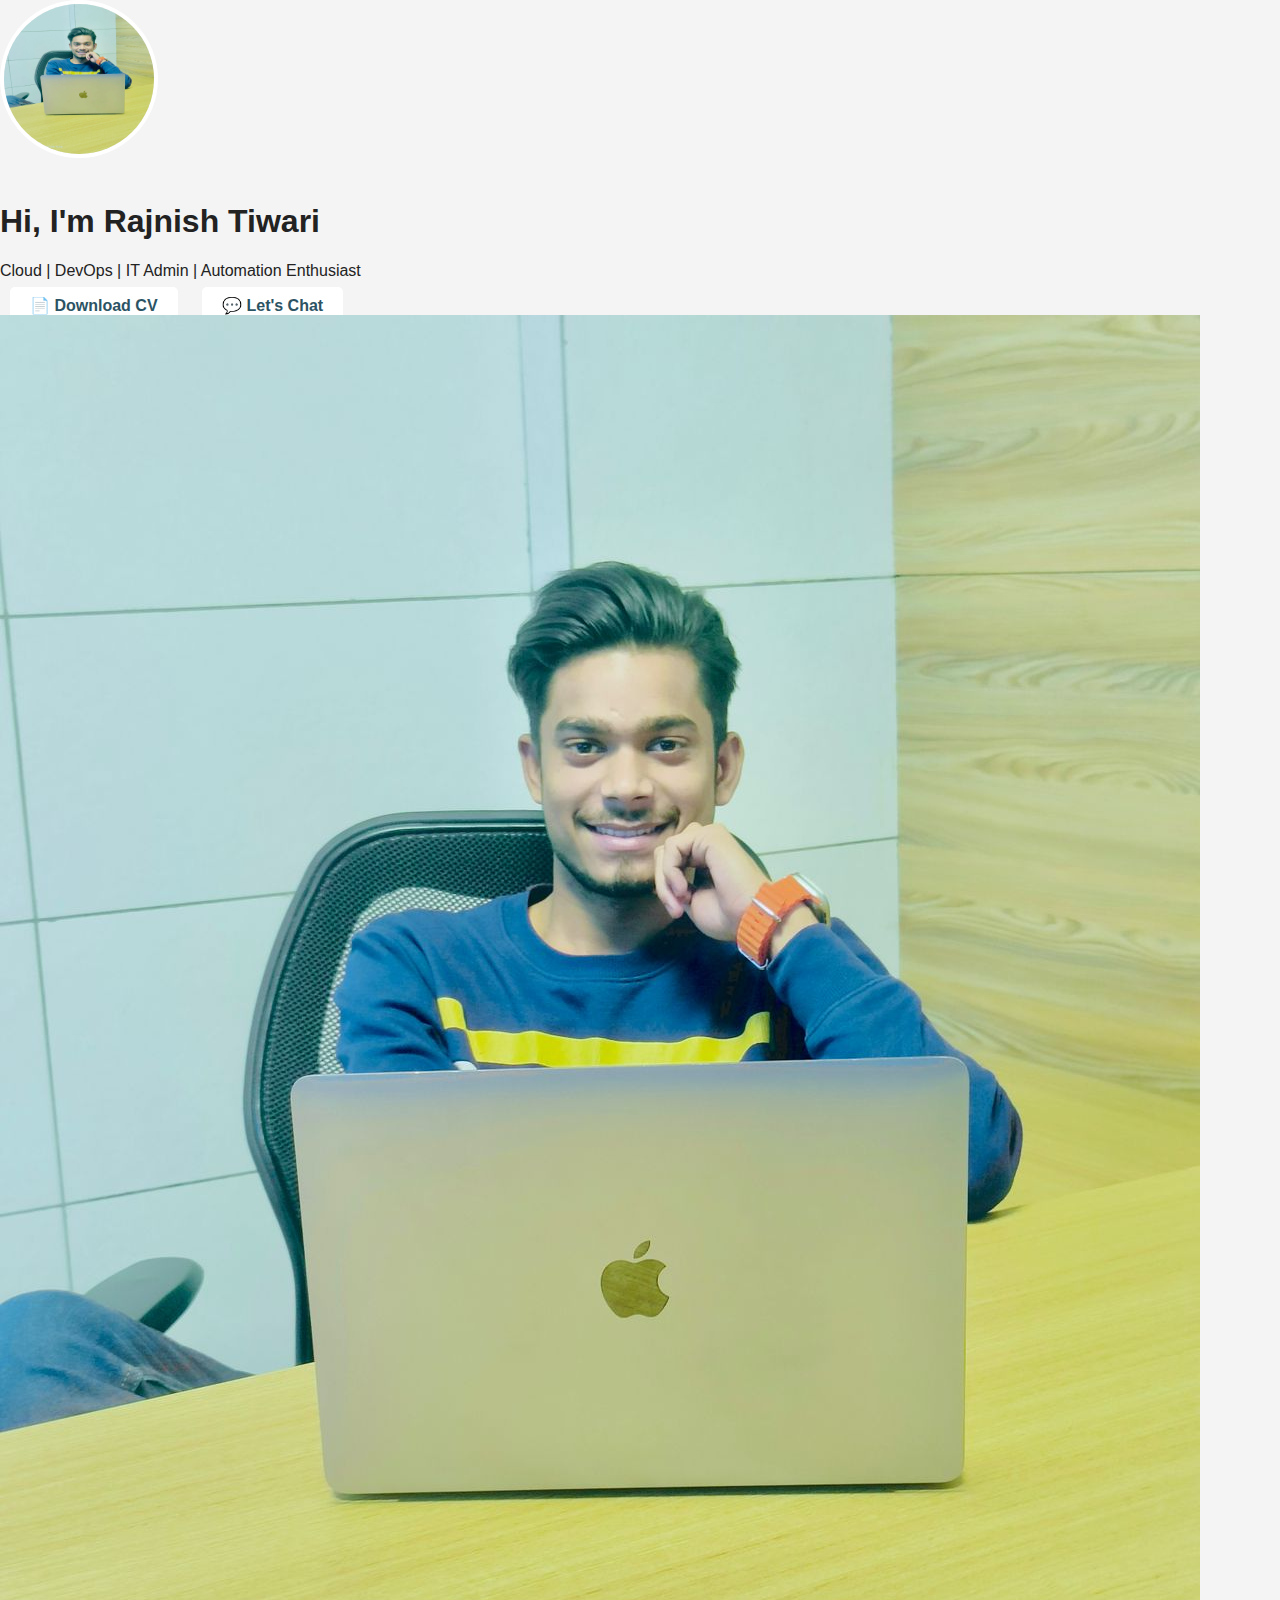
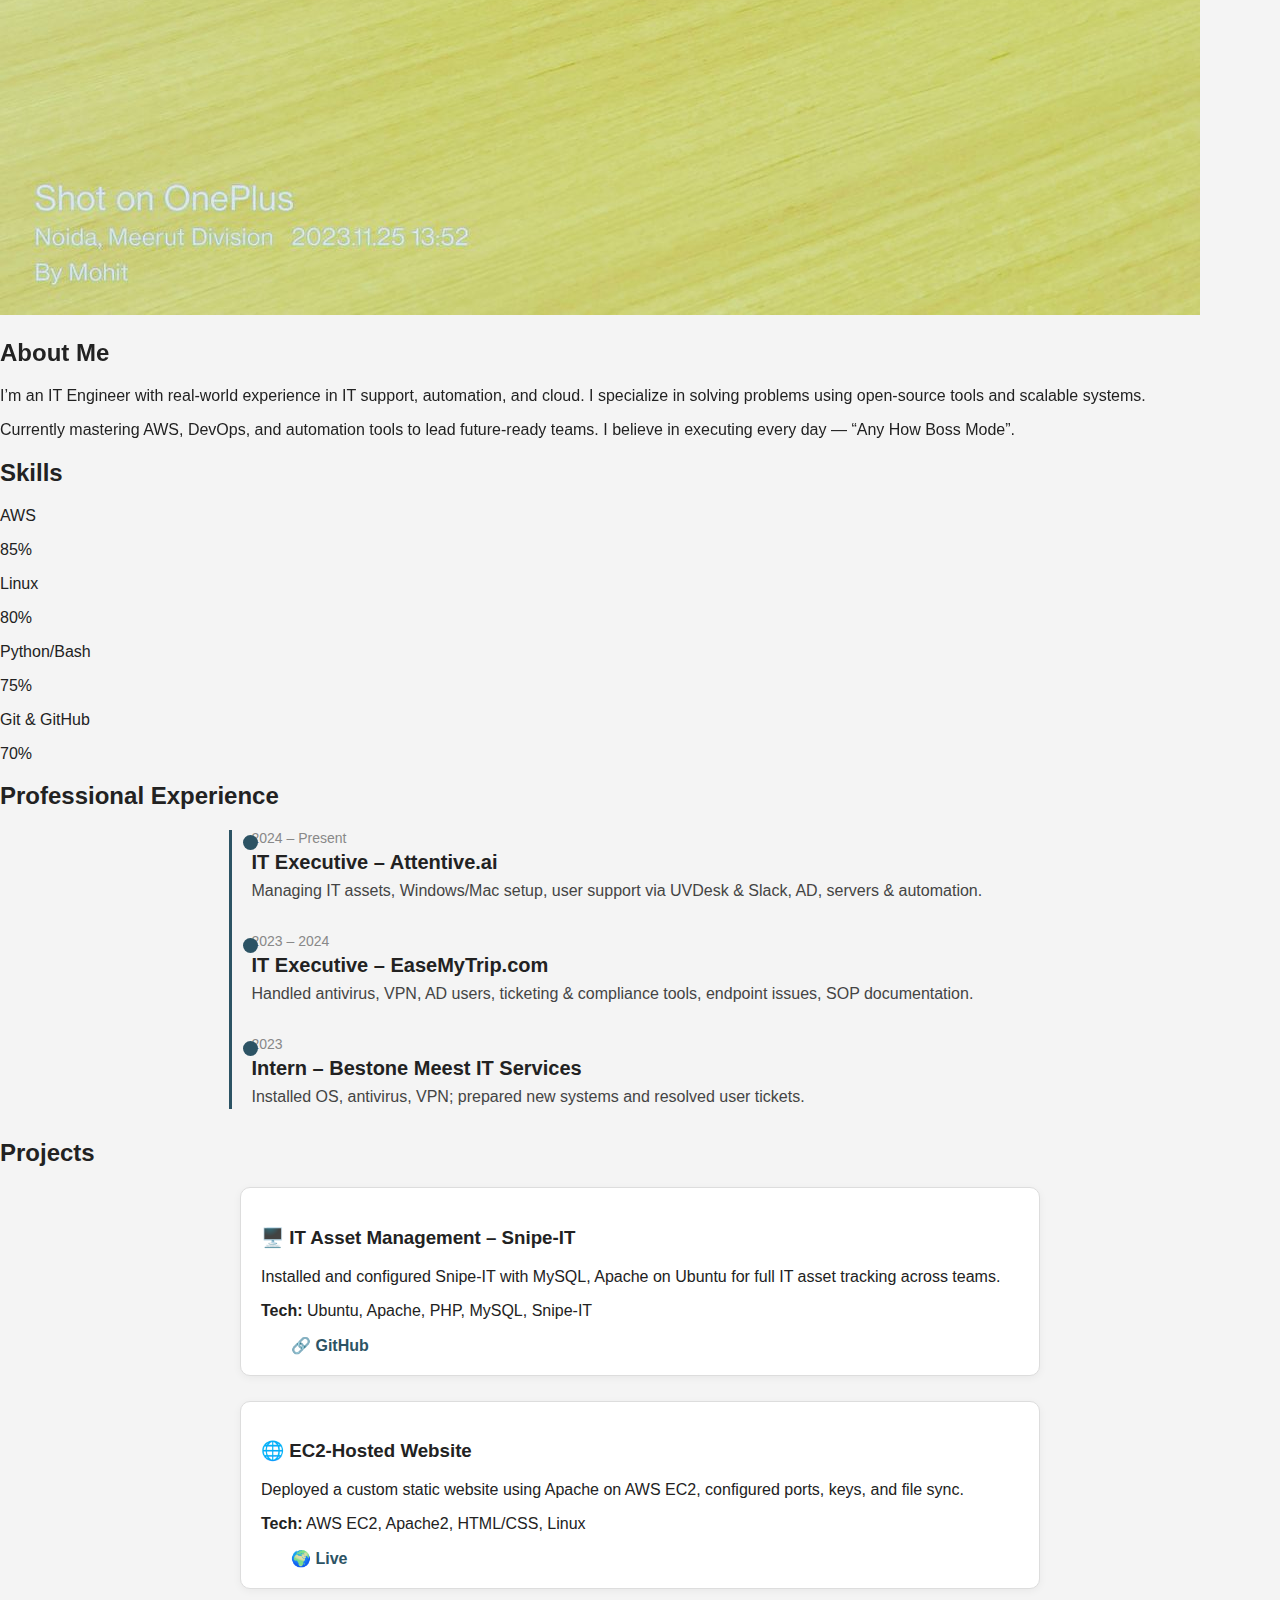
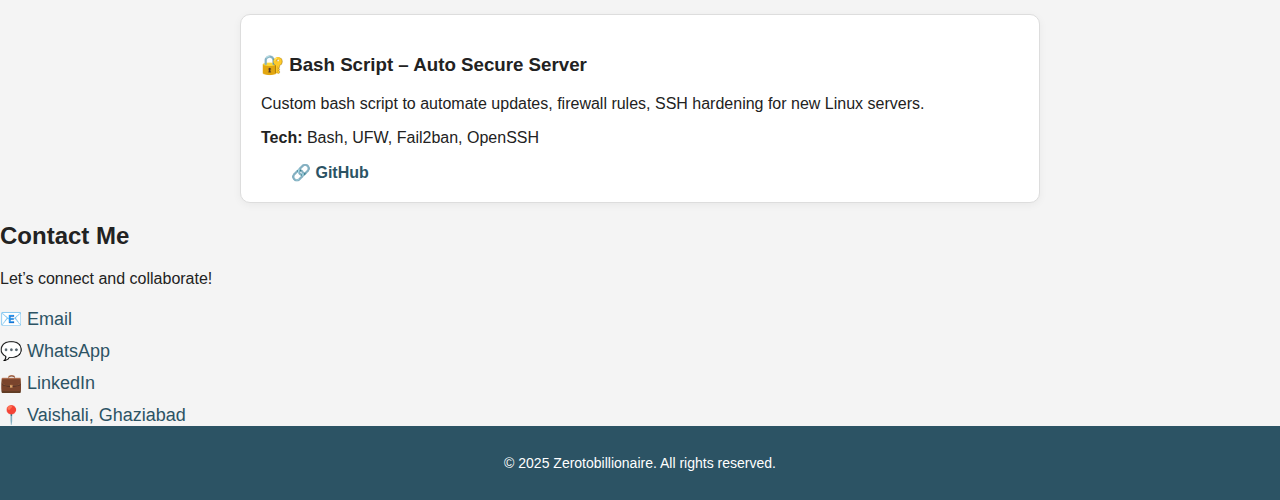
<file: index.html>
<!DOCTYPE html>
<html lang="en">
<head>
  <meta charset="UTF-8">
  <title>Rajnish Tiwari | Portfolio</title>
  <meta name="viewport" content="width=device-width, initial-scale=1.0">
  <link rel="stylesheet" href="style.css">
  <!-- AOS CSS Link -->
<link href="https://cdn.jsdelivr.net/npm/aos@2.3.4/dist/aos.css" rel="stylesheet">

</head>
<body>

  <section class="hero-upgrade">
    <div class="hero-content">
      <img src="assets/img/profile.jpg" alt="My Photo" class="profile-img">
      <h1>Hi, I'm <span>Rajnish Tiwari </span></h1>
      <p class="tagline">Cloud | DevOps | IT Admin | Automation Enthusiast</p>
      <div class="hero-buttons">
        <a href="Zerotobillionaire-CV.pdf" class="btn" download>📄 Download CV</a>
        <a href="https://wa.me/919958572897" class="btn btn-outline">💬 Let's Chat</a>
      </div>
    </div>
  </section>
  
  <section class="about-upgrade">
    <div class="about-text" data-aos="fade-up">
      <div class="about-image" data-aos="zoom-in">
        <img src="assets/img/profile.jpg" alt="Zerotobillionaire">
      </div>
      <div class="about-text">
        <h2>About Me</h2>
        <p>
          I’m an IT Engineer with real-world experience in IT support, automation, and cloud.
          I specialize in solving problems using open-source tools and scalable systems.
        </p>
        <p>
          Currently mastering AWS, DevOps, and automation tools to lead future-ready teams.
          I believe in executing every day — “Any How Boss Mode”.
        </p>
      </div>
    </div>
  </section>
  
  <section class="skills-upgrade">
    <h2>Skills</h2>
    <div class="skill">
      <p>AWS</p>
      <div class="progress-bar"><div class="progress" style="width: 85%;">85%</div></div>
    </div>
    <div class="skill">
      <p>Linux</p>
      <div class="progress-bar"><div class="progress" style="width: 80%;">80%</div></div>
    </div>
    <div class="skill">
      <p>Python/Bash</p>
      <div class="progress-bar"><div class="progress" style="width: 75%;">75%</div></div>
    </div>
    <div class="skill">
      <p>Git & GitHub</p>
      <div class="progress-bar"><div class="progress" style="width: 70%;">70%</div></div>
    </div>
  </section>
  
  <section class="experience-upgrade">
    <h2>Professional Experience</h2>
    <div class="timeline">
  
      <div class="timeline-item">
        <span class="date">2024 – Present</span>
        <h3>IT Executive – Attentive.ai</h3>
        <p>Managing IT assets, Windows/Mac setup, user support via UVDesk & Slack, AD, servers & automation.</p>
      </div>
  
      <div class="timeline-item">
        <span class="date">2023 – 2024</span>
        <h3>IT Executive – EaseMyTrip.com</h3>
        <p>Handled antivirus, VPN, AD users, ticketing & compliance tools, endpoint issues, SOP documentation.</p>
      </div>
  
      <div class="timeline-item">
        <span class="date">2023</span>
        <h3>Intern – Bestone Meest IT Services</h3>
        <p>Installed OS, antivirus, VPN; prepared new systems and resolved user tickets.</p>
      </div>
  
    </div>
  </section>
  
 
<section class="projects-upgrade">
  <h2>Projects</h2>
  <div class="project-list">

    <div class="project-card">
      <h3>🖥️ IT Asset Management – Snipe-IT</h3>
      <p>Installed and configured Snipe-IT with MySQL, Apache on Ubuntu for full IT asset tracking across teams.</p>
      <p><strong>Tech:</strong> Ubuntu, Apache, PHP, MySQL, Snipe-IT</p>
      <a href="https://github.com/tiwarisir/snipeit-deploy" target="_blank" class="btn btn-outline">🔗 GitHub</a>
    </div>

    <div class="project-card">
      <h3>🌐 EC2-Hosted Website</h3>
      <p>Deployed a custom static website using Apache on AWS EC2, configured ports, keys, and file sync.</p>
      <p><strong>Tech:</strong> AWS EC2, Apache2, HTML/CSS, Linux</p>
      <a href="https://tiwarisir.github.io" target="_blank" class="btn btn-outline">🌍 Live</a>
    </div>

    <div class="project-card">
      <h3>🔐 Bash Script – Auto Secure Server</h3>
      <p>Custom bash script to automate updates, firewall rules, SSH hardening for new Linux servers.</p>
      <p><strong>Tech:</strong> Bash, UFW, Fail2ban, OpenSSH</p>
      <a href="https://github.com/tiwarisir/linux-server-secure-script" target="_blank" class="btn btn-outline">🔗 GitHub</a>
    </div>

  </div>
</section>

  
<section class="contact-upgrade">
  <h2>Contact Me</h2>
  <p>Let’s connect and collaborate!</p>
  <div class="contact-links">
    <a href="mailto:trajnish039@gmail.com" target="_blank">📧 Email</a>
    <a href="https://wa.me/919958572897" target="_blank">💬 WhatsApp</a>
    <a href="https://www.linkedin.com/in/rajnish-tiwari-2a6724242/" target="_blank">💼 LinkedIn</a>
    <span>📍 Vaishali, Ghaziabad</span>
  </div>
</section>

<footer>
  <p>© 2025 Zerotobillionaire. All rights reserved.</p>
</footer>


  <!-- AOS JavaScript -->
<script src="https://cdn.jsdelivr.net/npm/aos@2.3.4/dist/aos.js"></script>
<script>
  AOS.init();
</script>


</body>
</body>
</html>
</file>
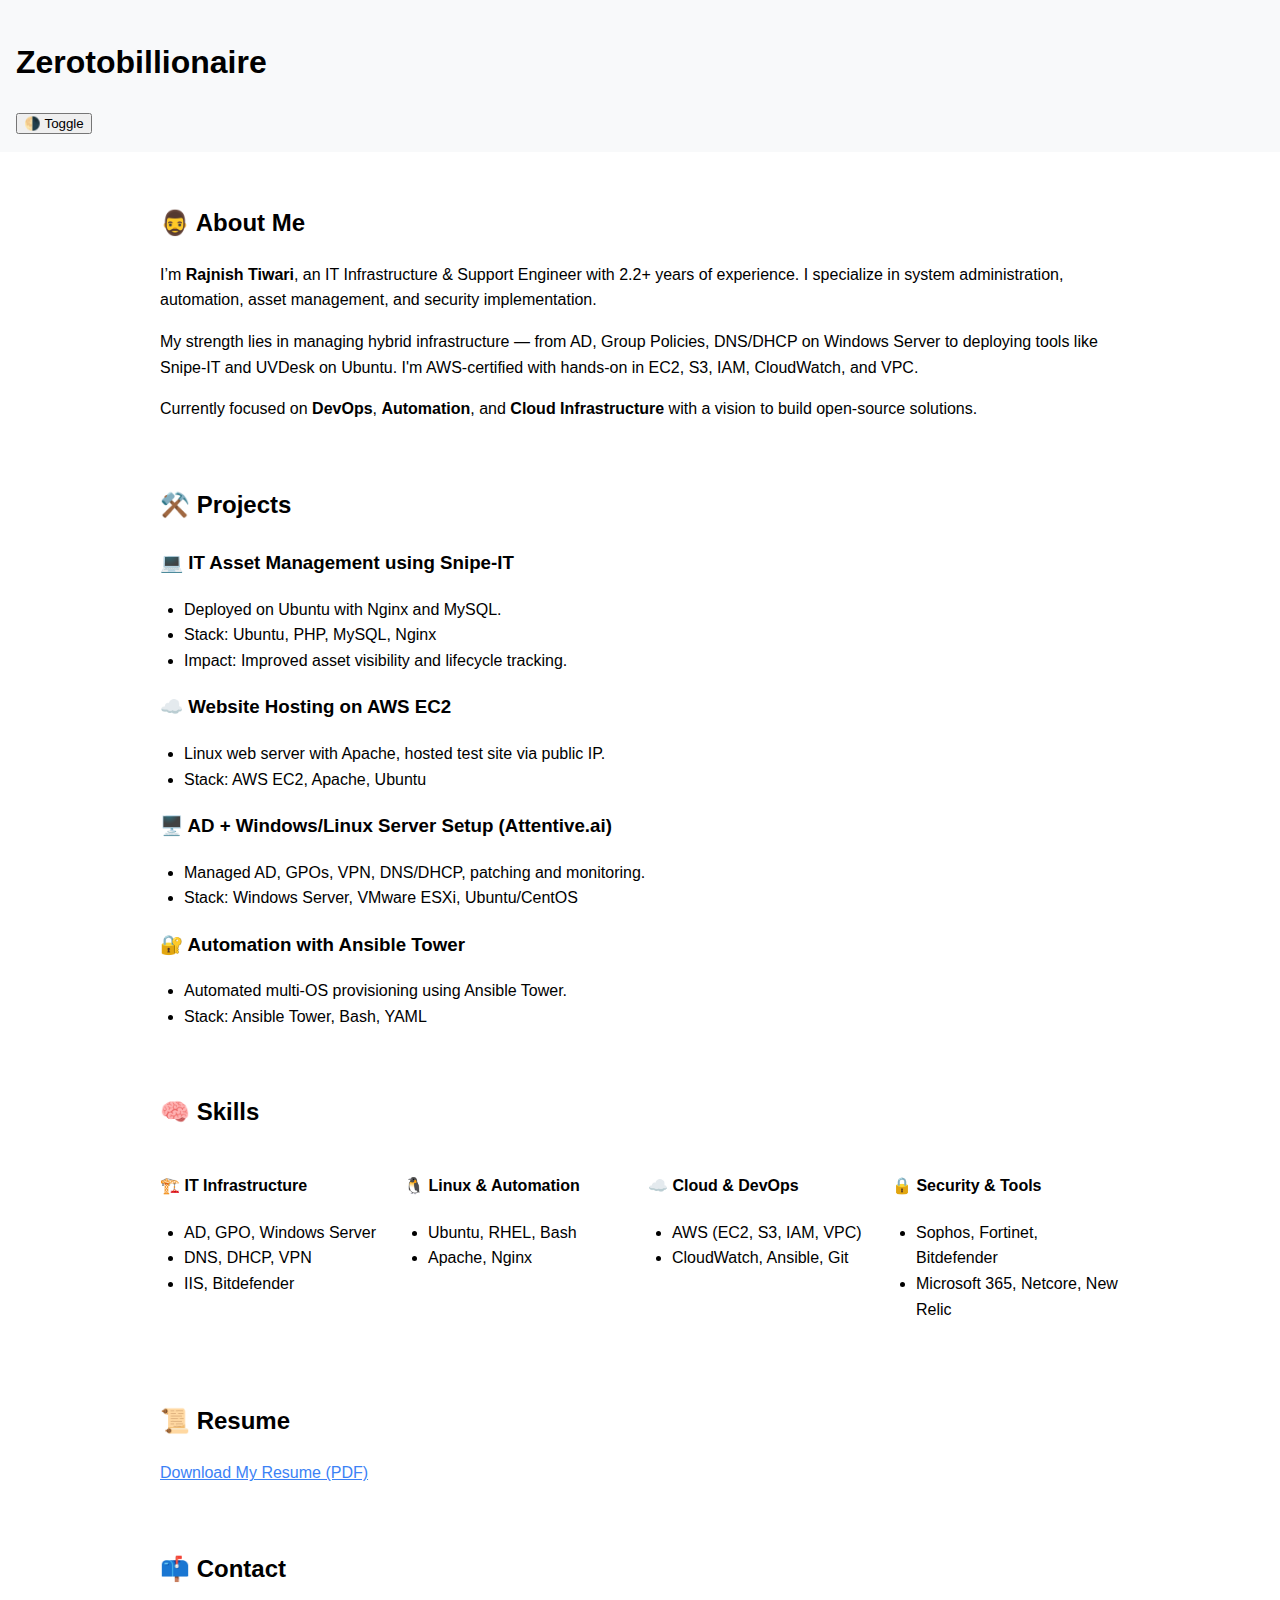
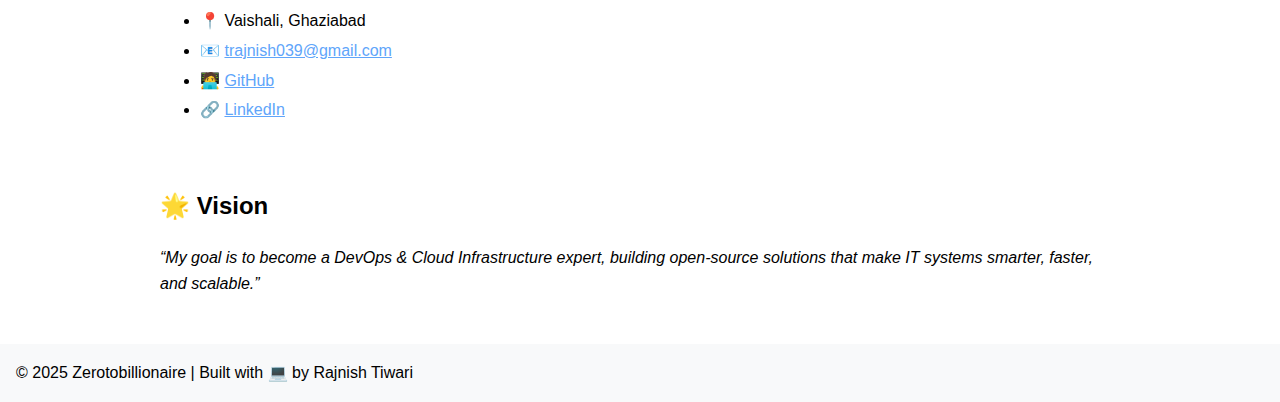
<file: index-fixed.html>
<!DOCTYPE html>
<html lang="en">
<head>
  <meta charset="UTF-8" />
  <meta name="viewport" content="width=device-width, initial-scale=1.0" />
  <title>Zerotobillionaire | Rajnish Tiwari</title>
  
<style>
  body { font-family: sans-serif; margin: 0; padding: 0; line-height: 1.6; }
  h1, h2, h3, h4 { font-weight: bold; }
  header, footer { background: #f8f9fa; padding: 1rem; }
  main { max-width: 960px; margin: auto; padding: 2rem; }
  .section { margin-bottom: 3rem; }
  .text-blue-400 { color: #60a5fa; }
  .text-blue-500 { color: #3b82f6; }
  .font-bold { font-weight: bold; }
  .font-semibold { font-weight: 600; }
  .underline { text-decoration: underline; }
  .list-disc { list-style-type: disc; padding-left: 1.5rem; }
  .grid { display: grid; gap: 1rem; }
  .grid-cols-2 { grid-template-columns: repeat(2, minmax(0, 1fr)); }
  .md\:grid-cols-4 { grid-template-columns: repeat(4, minmax(0, 1fr)); }
  .space-y-1 > * + * { margin-top: 0.25rem; }
  .space-y-2 > * + * { margin-top: 0.5rem; }
  .space-y-4 > * + * { margin-top: 1rem; }
  .space-y-6 > * + * { margin-top: 1.5rem; }
  .space-y-16 > * + * { margin-top: 4rem; }
</style>

  
</head>
<body class="bg-white text-gray-800 dark:bg-gray-900 dark:text-gray-100 transition duration-300">

  <header class="p-4 shadow-md sticky top-0 bg-white dark:bg-gray-800 z-10">
    <div class="max-w-5xl mx-auto flex justify-between items-center">
      <h1 class="text-xl font-bold">Zerotobillionaire</h1>
      <button onclick="document.body.classList.toggle('dark')" class="px-3 py-1 bg-gray-200 dark:bg-gray-700 rounded">🌗 Toggle</button>
    </div>
  </header>

  <main class="max-w-5xl mx-auto p-6 space-y-16">

    <section id="about" class="space-y-4">
      <h2 class="text-2xl font-bold">🧔‍♂️ About Me</h2>
      <p>I’m <strong>Rajnish Tiwari</strong>, an IT Infrastructure & Support Engineer with 2.2+ years of experience. I specialize in system administration, automation, asset management, and security implementation.</p>
      <p>My strength lies in managing hybrid infrastructure — from AD, Group Policies, DNS/DHCP on Windows Server to deploying tools like Snipe-IT and UVDesk on Ubuntu. I'm AWS-certified with hands-on in EC2, S3, IAM, CloudWatch, and VPC.</p>
      <p>Currently focused on <strong>DevOps</strong>, <strong>Automation</strong>, and <strong>Cloud Infrastructure</strong> with a vision to build open-source solutions.</p>
    </section>

    <section id="projects" class="space-y-6">
      <h2 class="text-2xl font-bold">⚒️ Projects</h2>
      <div class="space-y-4">
        <div>
          <h3 class="font-semibold">💻 IT Asset Management using Snipe-IT</h3>
          <ul class="list-disc ml-6">
            <li>Deployed on Ubuntu with Nginx and MySQL.</li>
            <li>Stack: Ubuntu, PHP, MySQL, Nginx</li>
            <li>Impact: Improved asset visibility and lifecycle tracking.</li>
          </ul>
        </div>
        <div>
          <h3 class="font-semibold">☁️ Website Hosting on AWS EC2</h3>
          <ul class="list-disc ml-6">
            <li>Linux web server with Apache, hosted test site via public IP.</li>
            <li>Stack: AWS EC2, Apache, Ubuntu</li>
          </ul>
        </div>
        <div>
          <h3 class="font-semibold">🖥️ AD + Windows/Linux Server Setup (Attentive.ai)</h3>
          <ul class="list-disc ml-6">
            <li>Managed AD, GPOs, VPN, DNS/DHCP, patching and monitoring.</li>
            <li>Stack: Windows Server, VMware ESXi, Ubuntu/CentOS</li>
          </ul>
        </div>
        <div>
          <h3 class="font-semibold">🔐 Automation with Ansible Tower</h3>
          <ul class="list-disc ml-6">
            <li>Automated multi-OS provisioning using Ansible Tower.</li>
            <li>Stack: Ansible Tower, Bash, YAML</li>
          </ul>
        </div>
      </div>
    </section>

    <section id="skills" class="space-y-4">
      <h2 class="text-2xl font-bold">🧠 Skills</h2>
      <div class="grid grid-cols-2 md:grid-cols-4 gap-4">
        <div>
          <h4 class="font-semibold">🏗️ IT Infrastructure</h4>
          <ul class="list-disc ml-6">
            <li>AD, GPO, Windows Server</li>
            <li>DNS, DHCP, VPN</li>
            <li>IIS, Bitdefender</li>
          </ul>
        </div>
        <div>
          <h4 class="font-semibold">🐧 Linux & Automation</h4>
          <ul class="list-disc ml-6">
            <li>Ubuntu, RHEL, Bash</li>
            <li>Apache, Nginx</li>
          </ul>
        </div>
        <div>
          <h4 class="font-semibold">☁️ Cloud & DevOps</h4>
          <ul class="list-disc ml-6">
            <li>AWS (EC2, S3, IAM, VPC)</li>
            <li>CloudWatch, Ansible, Git</li>
          </ul>
        </div>
        <div>
          <h4 class="font-semibold">🔒 Security & Tools</h4>
          <ul class="list-disc ml-6">
            <li>Sophos, Fortinet, Bitdefender</li>
            <li>Microsoft 365, Netcore, New Relic</li>
          </ul>
        </div>
      </div>
    </section>

    <section id="resume" class="space-y-2">
      <h2 class="text-2xl font-bold">📜 Resume</h2>
      <a href="https://tiwarisir.github.io/assets/resume.pdf" class="underline text-blue-500" target="_blank">Download My Resume (PDF)</a>
    </section>

    <section id="contact" class="space-y-2">
      <h2 class="text-2xl font-bold">📫 Contact</h2>
      <ul class="list-none space-y-1">
        <li>📍 Vaishali, Ghaziabad</li>
        <li>📧 <a href="mailto:trajnish039@gmail.com" class="underline text-blue-400">trajnish039@gmail.com</a></li>
        <li>🧑‍💻 <a href="https://github.com/tiwarisir" class="underline text-blue-400">GitHub</a></li>
        <li>🔗 <a href="#" class="underline text-blue-400">LinkedIn</a></li>
      </ul>
    </section>

    <section id="vision" class="space-y-2">
      <h2 class="text-2xl font-bold">🌟 Vision</h2>
      <p><em>“My goal is to become a DevOps & Cloud Infrastructure expert, building open-source solutions that make IT systems smarter, faster, and scalable.”</em></p>
    </section>

  </main>

  <footer class="p-4 text-center text-sm text-gray-500 dark:text-gray-400">
    &copy; 2025 Zerotobillionaire | Built with 💻 by Rajnish Tiwari
  </footer>

</body>
</html>
</file>
<file: style.css>
body {
    margin: 0;
    font-family: 'Segoe UI', sans-serif;
    background-color: #f4f4f4;
    color: #222;
  }
  
  .hero {
    text-align: center;
    padding: 50px 20px;
    background: linear-gradient(to right, #0f2027, #203a43, #2c5364);
    color: white;
  }
  
  .profile-img {
    width: 150px;
    height: 150px;
    border-radius: 50%;
    border: 4px solid white;
    margin-bottom: 20px;
  }
  
  .buttons {
    margin-top: 20px;
  }
  
  .btn {
    text-decoration: none;
    padding: 10px 20px;
    margin: 0 10px;
    border-radius: 5px;
    background: white;
    color: #2c5364;
    font-weight: bold;
    transition: 0.3s ease;
  }
  
  .btn:hover {
    background: #2c5364;
    color: white;
  }
  
  .btn-green {
    background: #25D366;
    color: white;
  }
  .about {
    padding: 60px 20px;
    background-color: #ffffff;
    text-align: center;
  }
  
  .about h2 {
    color: #2c5364;
    font-size: 32px;
    margin-bottom: 20px;
  }
  
  .about p {
    font-size: 18px;
    max-width: 700px;
    margin: 10px auto;
    line-height: 1.6;
    color: #444;
  }
  .skills {
    padding: 60px 20px;
    background-color: #f4f7fb;
    text-align: center;
  }
  
  .skills h2 {
    font-size: 32px;
    color: #2c5364;
    margin-bottom: 30px;
  }
  
  .skill-badges {
    display: flex;
    flex-wrap: wrap;
    justify-content: center;
    gap: 15px;
  }
  
  .skill-badges span {
    background: #2c5364;
    color: white;
    padding: 10px 18px;
    border-radius: 20px;
    font-size: 16px;
    font-weight: 500;
    transition: all 0.3s ease;
  }
  
  .skill-badges span:hover {
    background: #1b3645;
    transform: scale(1.05);
  }
  .experience {
    padding: 60px 20px;
    background: #ffffff;
    text-align: center;
  }
  
  .experience h2 {
    font-size: 32px;
    color: #2c5364;
    margin-bottom: 30px;
  }
  
  .timeline {
    max-width: 800px;
    margin: 0 auto;
    text-align: left;
    border-left: 3px solid #2c5364;
    padding-left: 20px;
  }
  
  .timeline-item {
    margin-bottom: 30px;
    position: relative;
  }
  
  .timeline-item::before {
    content: "";
    width: 15px;
    height: 15px;
    background: #2c5364;
    border-radius: 50%;
    position: absolute;
    left: -9px;
    top: 5px;
  }
  
  .timeline-item .date {
    font-size: 14px;
    color: #888;
    margin-bottom: 5px;
    display: block;
  }
  
  .timeline-item h3 {
    margin: 0;
    color: #222;
    font-size: 20px;
  }
  
  .timeline-item p {
    margin: 5px 0 0;
    color: #444;
    line-height: 1.5;
  }
  .projects {
    padding: 60px 20px;
    background-color: #f7f9fc;
    text-align: center;
  }
  
  .projects h2 {
    font-size: 32px;
    color: #2c5364;
    margin-bottom: 30px;
  }
  
  .project-list {
    display: flex;
    flex-direction: column;
    gap: 25px;
    max-width: 800px;
    margin: 0 auto;
  }
  
  .project-card {
    background: white;
    border: 1px solid #ddd;
    padding: 20px;
    border-radius: 10px;
    text-align: left;
    box-shadow: 0 2px 8px rgba(0, 0, 0, 0.05);
    transition: 0.3s ease;
  }
  
  .project-card:hover {
    transform: scale(1.02);
    border-color: #2c5364;
  }
  .contact {
    padding: 60px 20px;
    background-color: #ffffff;
    text-align: center;
  }
  
  .contact h2 {
    font-size: 32px;
    color: #2c5364;
    margin-bottom: 10px;
  }
  
  .contact-links {
    margin-top: 20px;
    display: flex;
    flex-direction: column;
    gap: 10px;
    font-size: 18px;
  }
  
  .contact-links a, .contact-links span {
    color: #2c5364;
    text-decoration: none;
    font-weight: 500;
  }
  
  .contact-links a:hover {
    text-decoration: underline;
  }
  
  footer {
    background: #2c5364;
    color: white;
    padding: 15px 20px;
    text-align: center;
    font-size: 14px;
  }
</file>
